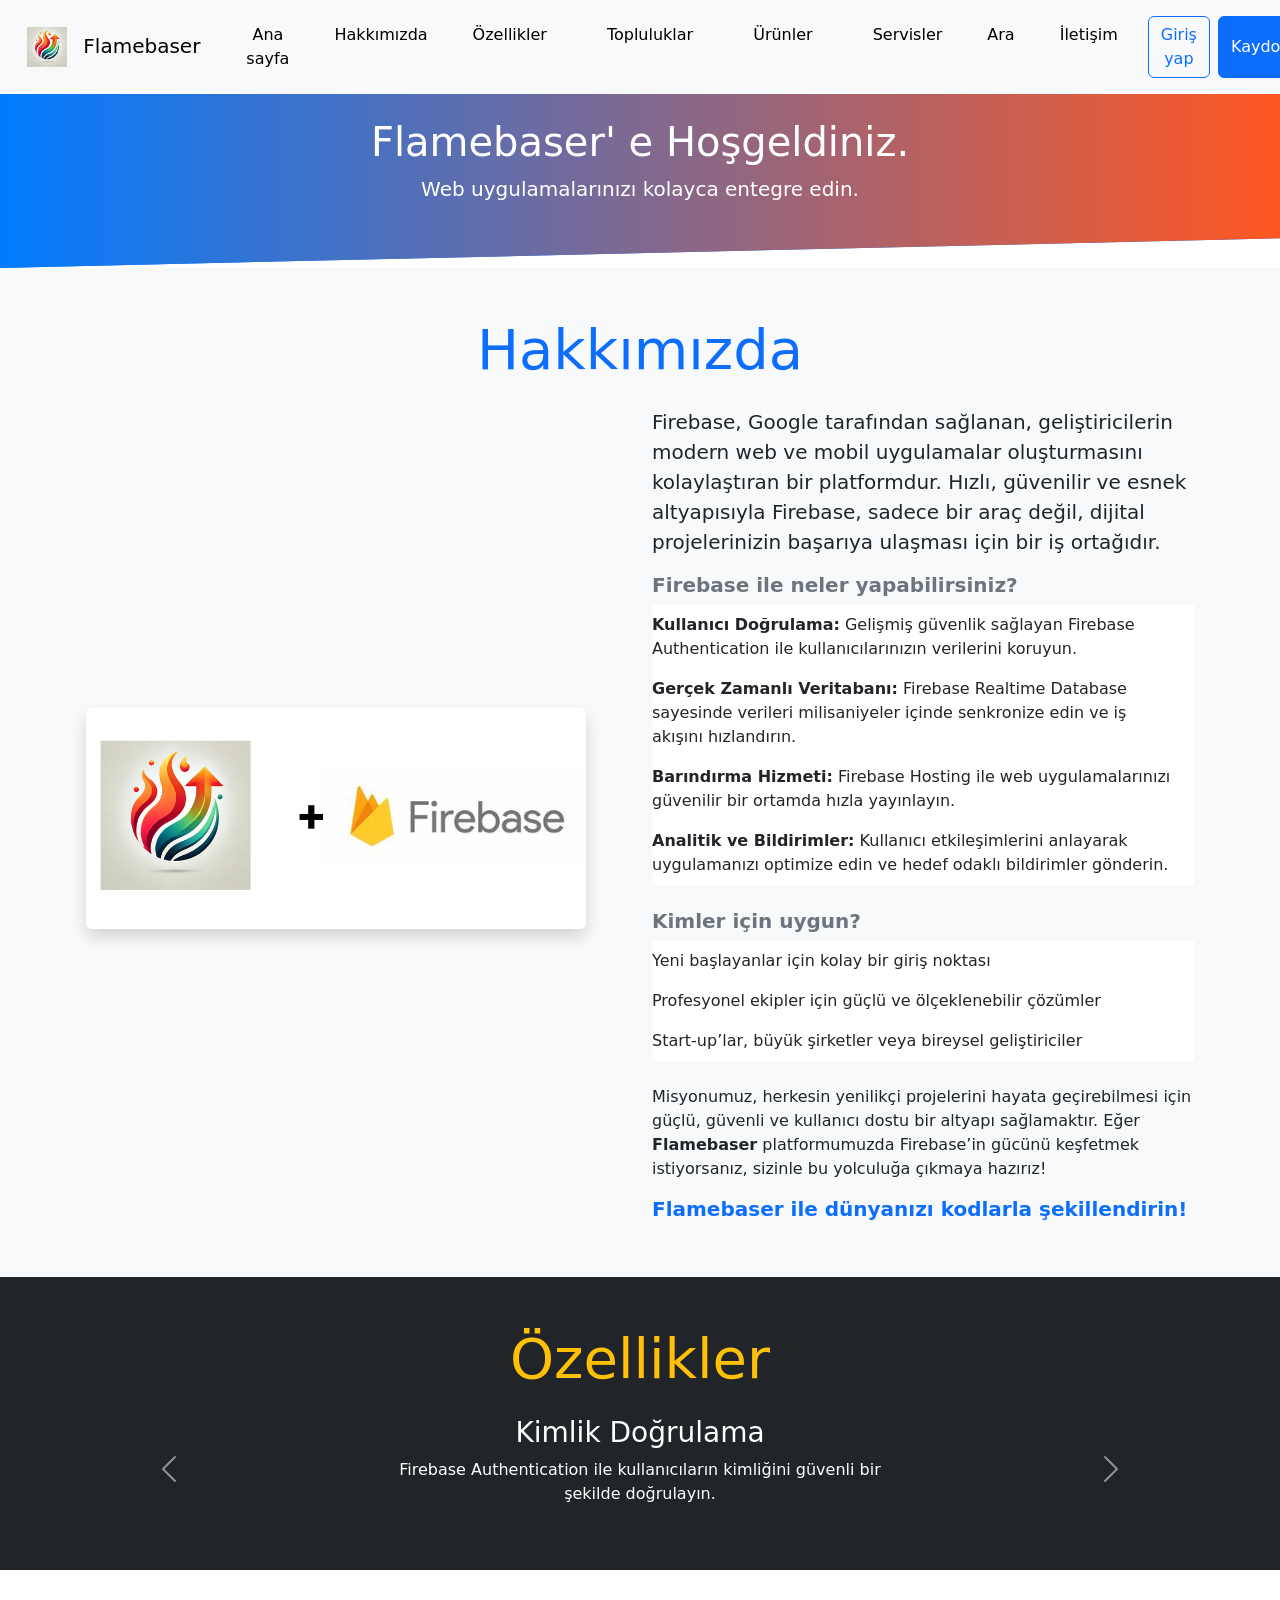
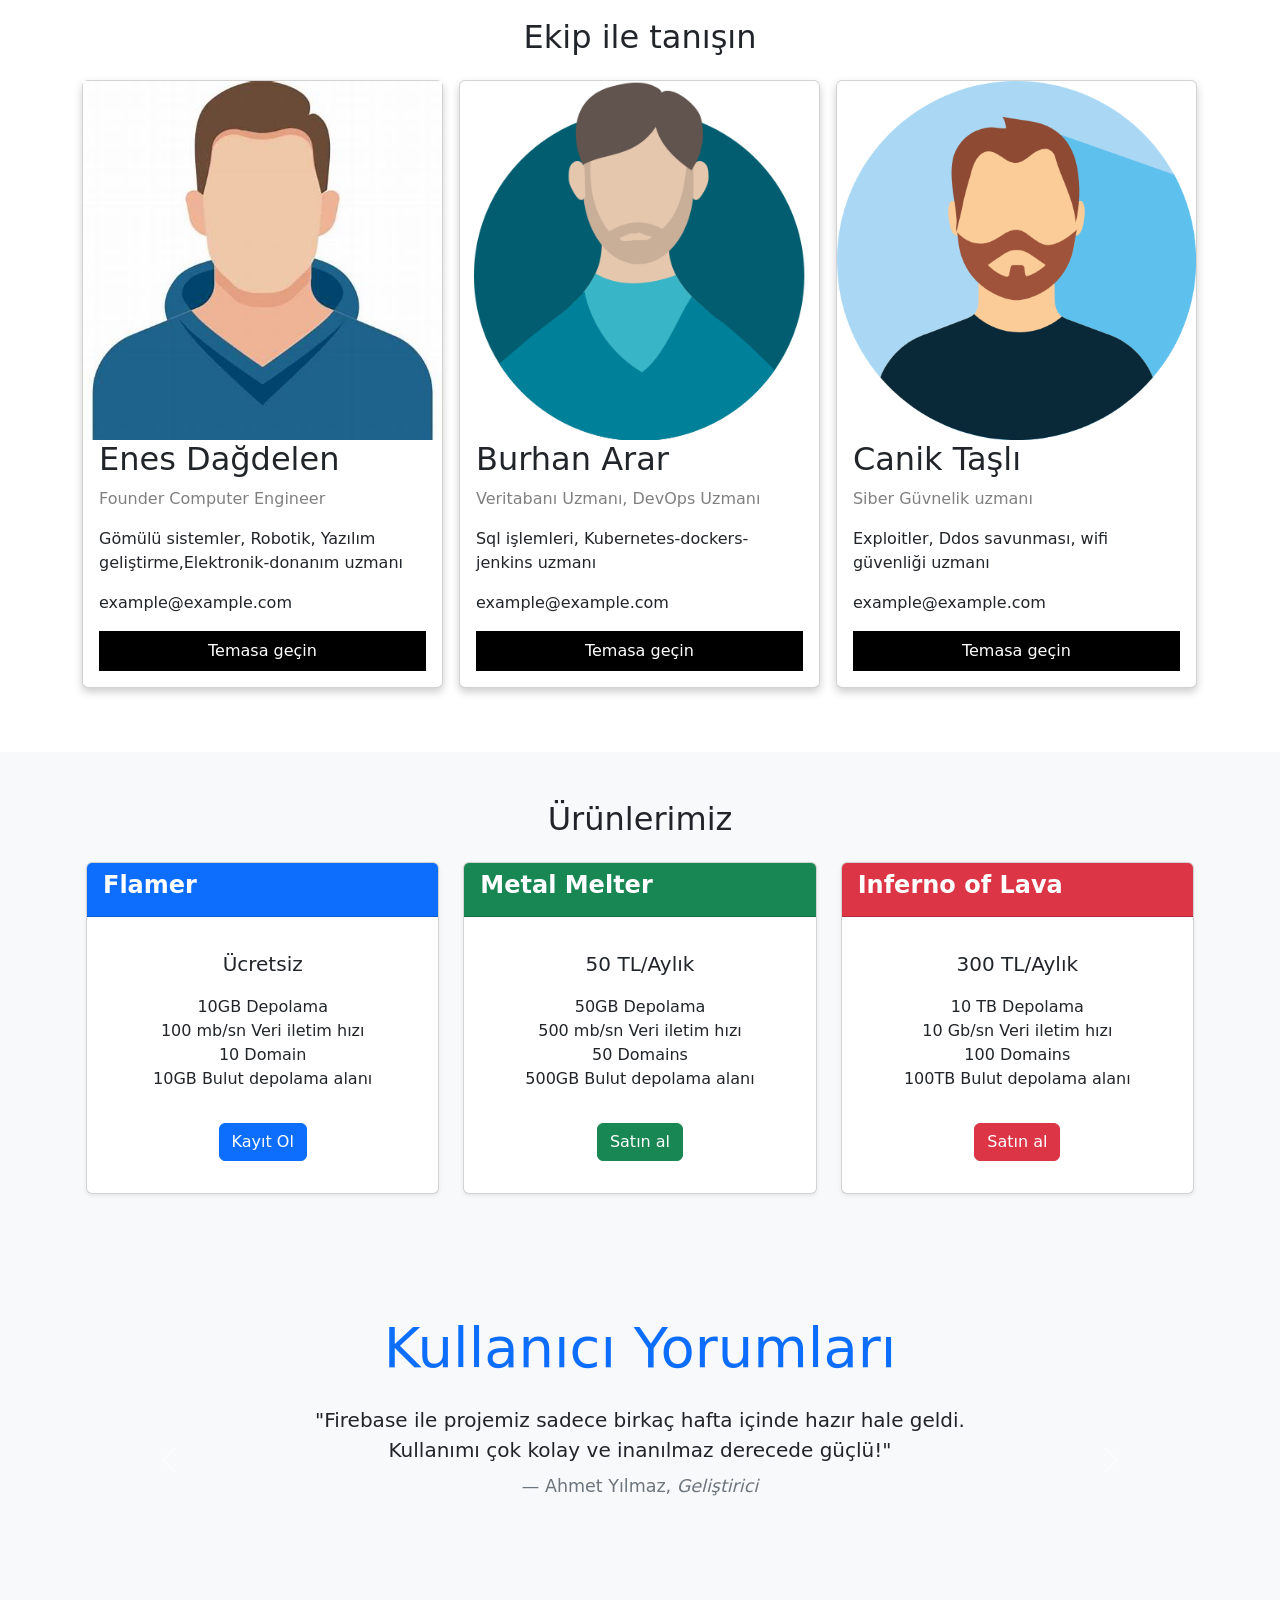
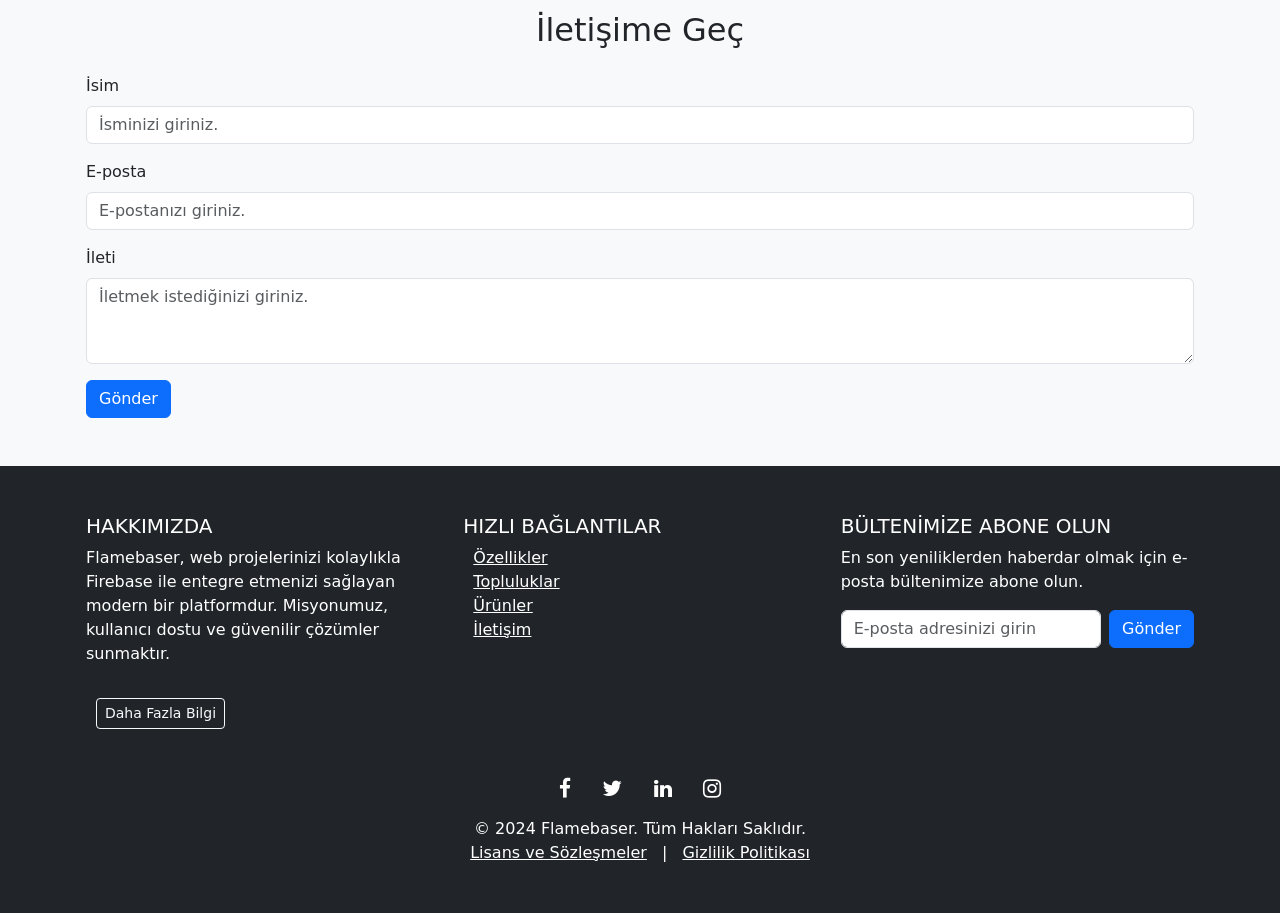
<file: flamebaser/index.html>
<!DOCTYPE html>
<html lang="tr">
<head>
    <meta charset="UTF-8">
    <meta name="viewport" content="width=device-width, initial-scale=1.0">
    <title>Flamebaser</title>
    <!-- Bootstrap CSS -->
    <link href="https://cdn.jsdelivr.net/npm/bootstrap@5.3.0/dist/css/bootstrap.min.css" rel="stylesheet">
    <link rel="stylesheet" href="https://cdnjs.cloudflare.com/ajax/libs/font-awesome/4.7.0/css/font-awesome.min.css">
    <link rel="icon" type="image/png" href="./images/Untitled design.png">
    <link rel="stylesheet" href="styles.css">
</head>

<body>    
    <nav id="navbar" class="navbar navbar-expand-lg navbar-light bg-light"> 
        <div class="container-fluid">
            <a class="navbar-brand" href="#">
                <img src="./images/Untitled design.png" alt="Logo" style="height: 40px; margin-right: 10px;">
                Flamebaser
            </a>
            <button class="navbar-toggler" type="button" data-bs-toggle="collapse" data-bs-target="#navbarNav" aria-controls="navbarNav" aria-expanded="false" aria-label="Toggle navigation">
                <span class="navbar-toggler-icon"></span>
            </button>
            <div class="collapse navbar-collapse" id="navbarNav"> 
                <ul class="navbar-nav ms-auto">
                    <li class="nav-item"><a class="nav-link active" aria-current="page" href="#">Ana sayfa</a></li>
                    <li class="nav-item"><a class="nav-link" href="#about">Hakkımızda</a></li>
                    <li class="nav-item"><a class="nav-link" href="#features">Özellikler</a></li>
                    <li class="nav-item dropdown">
                        <li class="nav-item dropdown">
                            <a class="nav-link dropdown-toggle" href="#" id="communityDropdown" role="button" data-bs-toggle="dropdown" aria-expanded="false">
                                Topluluklar
                            </a>
                            <ul class="dropdown-menu" aria-labelledby="communityDropdown">
                                <li><a class="dropdown-item" href="topluluklar/topluluk.html" target="_blank">Geliştiriciler Topluluğu</a></li>
                                <li><a class="dropdown-item" href="topluluklar/topluluk.html" target="_blank">Kullanıcı Forumları</a></li>
                                <li><a class="dropdown-item" href="topluluklar/topluluk.html" target="_blank">Firebase Meetups</a></li>
                            </ul>
                        </li>
                    <li class="nav-item dropdown">
                        <li class="nav-item dropdown">
                            <a class="nav-link dropdown-toggle" href="#" id="navbarDropdown" role="button" data-bs-toggle="dropdown" aria-expanded="false">
                                Ürünler
                            </a>
                            <ul class="dropdown-menu" aria-labelledby="navbarDropdown">
                                <li><a class="dropdown-item" href="#pricing" id="flamerLink">Flamer</a></li>
                                <li><a class="dropdown-item" href="#pricing">Melter Flamer</a></li>
                                <li><a class="dropdown-item" href="#pricing">Inferno of Lava</a></li>
                            </ul>
                        </li>
                    <li class="nav-item dropdown">
                        <li class="nav-item dropdown">
                            <a class="nav-link dropdown-toggle" href="#" id="communityDropdown" role="button" data-bs-toggle="dropdown" aria-expanded="false">
                                    Servisler
                            </a>
                            <ul class="dropdown-menu" aria-labelledby="serviceDropdown">
                                <li><a class="dropdown-item" href="servisler/service.html" target="_self">Firebase Öğreticisi</a></li>
                                <li><a class="dropdown-item" href="servisler/service.html" target="_self">Çalışma Alanı</a></li>
                                <li><a class="dropdown-item" href="servisler/service.html" target="_self">Program Kontrolcüsü</a></li>
                                <li><a class="dropdown-item" href="servisler/service.html" target="_self">İş Başvurusu</a></li>
                                <li><a class="dropdown-item" href="servisler/service.html" target="_self">Flamehaton</a></li>
                                <li><a class="dropdown-item" href="servisler/service.html" target="_self">Flamecon</a></li>
                            </ul>
                        </li>
                    <li class="nav-item"><a class="nav-link" href="javascript:void(0);" onclick="openSearch()">Ara</a></li>              
                    <li class="nav-item"><a class="nav-link" href="/index.html#contact">İletişim</a></li>
                </ul>
                                                
                <div class="d-flex">
                    <button class="btn btn-outline-primary me-2" type="button" data-bs-toggle="modal" data-bs-target="#loginModal">Giriş yap</button>
                    <div class="modal fade" id="loginModal" tabindex="-1" aria-labelledby="loginModalLabel" aria-hidden="true">
                        <div class="modal-dialog">
                            <div class="modal-content">
                                <div class="modal-header">
                                    <h2 class="modal-title w-100 text-center" id="loginModalLabel">Sosyal Medya veya Hesabınız ile Giriş Yapınız</h2>
                                    <button type="button" class="btn-close" data-bs-dismiss="modal" aria-label="Close"></button>
                                </div>
                                <div class="modal-body">
                                    <form id="loginForm" onsubmit="handleLogin(event)">
                                        <div class="row g-3">
                                            <div class="col-md-6 text-center">
                                                <p>Sosyal Medya Girişi:</p>
                                                <a href="#" class="btn btn-primary w-100 mb-2">
                                                    <i class="fa fa-facebook fa-fw"></i> Facebook
                                                </a>
                                                <a href="#" class="btn btn-info w-100 mb-2 text-white">
                                                    <i class="fa fa-twitter fa-fw"></i> Twitter
                                                </a>
                                                <a href="#" class="btn btn-danger w-100">
                                                    <i class="fa fa-google fa-fw"></i> Google+
                                                </a>
                                            </div>
                                            <div class="col-md-6">
                                                <p class="text-center">Hesap Girişi:</p>
                                                <input type="text" id="username" name="username" class="form-control mb-2" placeholder="Kullanıcı Adınızı giriniz." required>
                                                <input type="password" name="password" class="form-control mb-2" placeholder="Şifrenizi giriniz." required>
                                                <button type="submit" class="btn btn-success w-100">Giriş Yap</button>
                                            </div>
                                        </div>
                                    </form>                                    
                                </div>
                                <div class="modal-footer">
                                    <div class="d-flex justify-content-between w-100">
                                        <a href="javascript:void(0);" class="btn btn-link" onclick="document.getElementById('navbarRegisterBtn').click()">Kayıt ol</a>
                                        <a href="#" class="btn btn-link">Şifremi unuttum?</a>
                                    </div>
                                </div>
                            </div>
                        </div>
                    </div>
                    
                    <button class="btn btn-primary" type="button" onclick="document.getElementById('id01').style.display='block'" style="width:auto;">Kaydol</button>
                    <div id="id01" class="modal">
                        <div class="modal-content shadow-lg">
                            <div class="modal-header bg-primary text-white">
                                <h5 class="modal-title">Kayıt Ol</h5>
                                <span onclick="document.getElementById('id01').style.display='none'" class="btn-close text-white" style="cursor: pointer; font-size: 1.2rem;"></span>
                            </div>
                            <div class="modal-body bg-light">
                                <form id="registerForm" onsubmit="handleRegister(event)">
                                    <p class="text-muted">Hesap oluşturmak için aşağıdaki bilgileri doldurun.</p>
                                    <div class="mb-3">
                                        <label for="email" class="form-label">E-mail</label>
                                        <input type="email" class="form-control" id="email" placeholder="E-posta adresinizi girin" required>
                                    </div>
                                    <div class="mb-3">
                                        <label for="psw" class="form-label">Şifre</label>
                                        <input type="password" class="form-control" id="psw" placeholder="Şifrenizi girin" required>
                                    </div>
                                    <div class="mb-3">
                                        <label for="psw-repeat" class="form-label">Şifreyi Tekrar Et</label>
                                        <input type="password" class="form-control" id="psw-repeat" placeholder="Şifrenizi tekrar girin" required>
                                    </div>
                                    <div class="form-check mb-3">
                                        <input class="form-check-input" type="checkbox" value="" id="remember" checked>
                                        <label class="form-check-label" for="remember">Beni Hatırla</label>
                                    </div>
                                    <div class="d-flex align-items-center mb-3">
                                        <input type="radio" class="form-check-input me-2" id="terms" name="terms" value="accept" required>
                                        <a href="#terms" class="text-primary text-decoration-underline">Kullanım Şartları ve Lisans Sözleşmesini</a> okudum, kabul ediyorum.
                                    </div>
                                    <button type="submit" class="btn btn-success w-100">Kayıt Ol</button>
                                </form>
                            </div>
                            <div class="modal-footer bg-primary text-white">
                                <p class="mb-0">Hesabınız var mı? <a href="#" class="text-white text-decoration-underline">Giriş Yap</a></p>
                            </div>
                        </div>
                    </div>
                    
                </div>
            </div>
        </div>
    </nav>

    <div id="searchModal" class="search-modal">
        <div class="search-container">
            <span class="close" onclick="closeSearch()">&times;</span>
            <input type="text" class="form-control" id="searchInput" placeholder="Aramak istediğiniz şey...">
            <button class="btn btn-primary mt-2" onclick="openSearchPopup()">Ara</button>
        </div>
    </div>

    <div id="searchPopup" class="modal" style="display:none;">
        <div class="modal-dialog">
            <div class="modal-content">
                <div class="modal-header">
                    <h5 class="modal-title">Arama Sonuçları</h5>
                </div>
                <div class="modal-body">
                    <p>Arama sonucu bulunamadı veya sonuçlar burada listelenecek.</p>
                </div>
                <div class="modal-footer">
                    <button type="button" class="btn btn-secondary" onclick="closeSearchPopup()">Kapat</button>
                </div>
            </div>
        </div>
    </div>

    <header class="bg-primary text-white text-center py-5">
        <div class="container">
            <h1>Flamebaser' e Hoşgeldiniz.</h1>
            <p class="lead">Web uygulamalarınızı kolayca entegre edin.</p>
        </div>
    </header>

    <section id="about" class="py-5 bg-light">
        <div class="container">
            <h2 class="text-center mb-4 display-4 text-primary">Hakkımızda</h2>
            <div class="row align-items-center">
                <div class="col-md-6">
                    <img src="./images/+.png" alt="Firebase Illustration" class="img-fluid rounded shadow">
                </div>
                <div class="col-md-6">
                    <p class="lead">Firebase, <strong>Google</strong> tarafından sağlanan, geliştiricilerin modern web ve mobil uygulamalar oluşturmasını kolaylaştıran bir platformdur. <strong>Hızlı</strong>, <strong>güvenilir</strong> ve <strong>esnek</strong> altyapısıyla Firebase, sadece bir araç değil, dijital projelerinizin başarıya ulaşması için bir iş ortağıdır.</p>
                    <h5 class="text-secondary"><strong>Firebase ile neler yapabilirsiniz?</strong></h5>
                    <ul class="list-group list-group-flush mb-4">
                        <li class="list-group-item border-0 ps-0"><strong>Kullanıcı Doğrulama:</strong> Gelişmiş güvenlik sağlayan Firebase Authentication ile kullanıcılarınızın verilerini koruyun.</li>
                        <li class="list-group-item border-0 ps-0"><strong>Gerçek Zamanlı Veritabanı:</strong> Firebase Realtime Database sayesinde verileri milisaniyeler içinde senkronize edin ve iş akışını hızlandırın.</li>
                        <li class="list-group-item border-0 ps-0"><strong>Barındırma Hizmeti:</strong> Firebase Hosting ile web uygulamalarınızı güvenilir bir ortamda hızla yayınlayın.</li>
                        <li class="list-group-item border-0 ps-0"><strong>Analitik ve Bildirimler:</strong> Kullanıcı etkileşimlerini anlayarak uygulamanızı optimize edin ve hedef odaklı bildirimler gönderin.</li>
                    </ul>
                    <h5 class="text-secondary"><strong>Kimler için uygun?</strong></h5>
                    <ul class="list-group list-group-flush">
                        <li class="list-group-item border-0 ps-0">Yeni başlayanlar için kolay bir giriş noktası</li>
                        <li class="list-group-item border-0 ps-0">Profesyonel ekipler için güçlü ve ölçeklenebilir çözümler</li>
                        <li class="list-group-item border-0 ps-0">Start-up’lar, büyük şirketler veya bireysel geliştiriciler</li>
                    </ul>
                    <p class="mt-4">Misyonumuz, herkesin yenilikçi projelerini hayata geçirebilmesi için güçlü, güvenli ve kullanıcı dostu bir altyapı sağlamaktır. Eğer <strong>Flamebaser</strong> platformumuzda Firebase’in gücünü keşfetmek istiyorsanız, sizinle bu yolculuğa çıkmaya hazırız!</p>
                    <p class="h5 text-primary"><strong>Flamebaser ile dünyanızı kodlarla şekillendirin!</strong></p>
                </div>
            </div>
        </div>
    </section>

    <section id="features" class="py-5 bg-dark text-white">
        <div class="container">
            <h2 class="text-center mb-4 display-4 text-warning">Özellikler</h2>
            <div id="featuresCarousel" class="carousel slide" data-bs-ride="carousel">
                <div class="carousel-inner">
                    <div class="carousel-item active">
                        <div class="row justify-content-center">
                            <div class="col-md-6 text-center">
                                <h3>Kimlik Doğrulama</h3>
                                <p>Firebase Authentication ile kullanıcıların kimliğini güvenli bir şekilde doğrulayın.</p>
                            </div>
                        </div>
                    </div>
                    <div class="carousel-item">
                        <div class="row justify-content-center">
                            <div class="col-md-6 text-center">
                                <h3>Gerçek Zamanlı Veritabanı</h3>
                                <p>Firebase ile gerçek zamanlı veritabanı ile verileri gerçek zamanlı olarak depolayın ve senkronize edin.</p>
                            </div>
                        </div>
                    </div>
                    <div class="carousel-item">
                        <div class="row justify-content-center">
                            <div class="col-md-6 text-center">
                                <h3>Hosting</h3>
                                <p>Firebase Hosting ile web uygulamalarını hızlı bir şekilde dağıtın.</p>
                            </div>
                        </div>
                    </div>
                    <div class="carousel-item">
                        <div class="row justify-content-center">
                            <div class="col-md-6 text-center">
                                <h3>Bulut Depolaması</h3>
                                <p>Firebase Bulut Depolama ile büyük dosyaları kolayca depolayın.</p>
                            </div>
                        </div>
                    </div>
                    <div class="carousel-item">
                        <div class="row justify-content-center">
                            <div class="col-md-6 text-center">
                                <h3>Bulut Fonksiyonları</h3>
                                <p>Firebase özellikleri ve HTTPS istekleri tarafından tetiklenen olaylara yanıt olarak arka uç kodunu çalıştırın.</p>
                            </div>
                        </div>
                    </div>
                    <div class="carousel-item">
                        <div class="row justify-content-center">
                            <div class="col-md-6 text-center">
                                <h3>Özel Çalışma Alanı</h3>
                                <p>Flamebaser'da kendinizi denemek için özel çalışma alanlarını kullanabilirsiniz.</p>
                            </div>
                        </div>
                    </div>
                </div>
                <button class="carousel-control-prev" type="button" data-bs-target="#featuresCarousel" data-bs-slide="prev">
                    <span class="carousel-control-prev-icon" aria-hidden="true"></span>
                    <span class="visually-hidden">Önceki</span>
                </button>
                <button class="carousel-control-next" type="button" data-bs-target="#featuresCarousel" data-bs-slide="next">
                    <span class="carousel-control-next-icon" aria-hidden="true"></span>
                    <span class="visually-hidden">Sonraki</span>
                </button>
            </div>
        </div>
    </section>
    
    <section id="team" class="py-5">
        <div class="container">
            <h2 class="text-center mb-4">Ekip ile tanışın</h2>
            <div class="row">
                <div class="column">
                    <div class="card">
                        <img src="./images/avatar1.jpg" alt="Jane" style="width:100%">
                        <div class="container">
                            <h2>Enes Dağdelen</h2>
                            <p class="title">Founder Computer Engineer</p>
                            <p>Gömülü sistemler, Robotik, Yazılım geliştirme,Elektronik-donanım uzmanı</p>
                            <p>example@example.com</p>
                            <p><button class="button">Temasa geçin</button></p>
                        </div>
                    </div>
                </div>

                <div class="column">
                    <div class="card">
                        <img src="./images/avatar2.png" alt="Mike" style="width:100%">
                        <div class="container">
                            <h2>Burhan Arar</h2>
                            <p class="title">Veritabanı Uzmanı, DevOps Uzmanı</p>
                            <p>Sql işlemleri, Kubernetes-dockers-jenkins uzmanı</p>
                            <p>example@example.com</p>
                            <p><button class="button">Temasa geçin</button></p>
                        </div>
                    </div>
                </div>
                
                <div class="column">
                    <div class="card">
                        <img src="./images/avatar3.png" alt="John" style="width:100%">
                        <div class="container">
                            <h2>Canik Taşlı</h2>
                            <p class="title">Siber Güvnelik uzmanı</p>
                            <p>Exploitler, Ddos savunması, wifi güvenliği uzmanı</p>
                            <p>example@example.com</p>
                            <p><button class="button">Temasa geçin</button></p>
                        </div>
                    </div>
                </div>
            </div>
        </div>
    </section>

    <section id="pricing" class="py-5 bg-light">
        <div class="container">
            <h2 class="text-center mb-4">Ürünlerimiz</h2>
            <div class="row">
                <div class="col-md-4 mb-4">
                    <div class="card shadow-sm">
                        <div class="card-header bg-primary text-white">
                            <h5 class="card-title">Flamer</h5>
                        </div>
                        <div class="card-body text-center">
                            <p class="lead">Ücretsiz</p>
                            <ul class="list-unstyled">
                                <li>10GB Depolama</li>
                                <li>100 mb/sn Veri iletim hızı</li>
                                <li>10 Domain</li>
                                <li>10GB Bulut depolama alanı</li>
                            </ul>
                            <a href="#" class="btn btn-primary">Kayıt Ol</a>
                        </div>
                    </div>
                </div>
    
                <div class="col-md-4 mb-4">
                    <div class="card shadow-sm">
                        <div class="card-header bg-success text-white">
                            <h5 class="card-title">Metal Melter</h5>
                        </div>
                        <div class="card-body text-center">
                            <p class="lead">50 TL/Aylık</p>
                            <ul class="list-unstyled">
                                <li>50GB Depolama</li>
                                <li>500 mb/sn Veri iletim hızı </li>
                                <li>50 Domains</li>
                                <li>500GB Bulut depolama alanı</li>
                            </ul>
                            <a href="#" class="btn btn-success">Satın al</a>
                        </div>
                    </div>
                </div>
    
                <div class="col-md-4 mb-4">
                    <div class="card shadow-sm">
                        <div class="card-header bg-danger text-white">
                            <h5 class="card-title">Inferno of Lava </h5>
                        </div>
                        <div class="card-body text-center">
                            <p class="lead">300 TL/Aylık</p>
                            <ul class="list-unstyled">
                                <li>10 TB Depolama</li>
                                <li>10 Gb/sn Veri iletim hızı</li>
                                <li>100 Domains</li>
                                <li>100TB Bulut depolama alanı</li>
                            </ul>
                            <a href="#" class="btn btn-danger">Satın al</a>
                        </div>
                    </div>
                </div>
            </div>
        </div>
    </section>

    <section id="testimonials" class="py-5 bg-light">
        <div class="container">
            <h2 class="text-center mb-4 display-4 text-primary">Kullanıcı Yorumları</h2>
            <div id="testimonialsCarousel" class="carousel slide" data-bs-ride="carousel">
                <div class="carousel-inner">
                    <div class="carousel-item active">
                        <div class="row justify-content-center">
                            <div class="col-md-8 text-center">
                                <blockquote class="blockquote">
                                    <p class="mb-4">"Firebase ile projemiz sadece birkaç hafta içinde hazır hale geldi. Kullanımı çok kolay ve inanılmaz derecede güçlü!"</p>
                                    <footer class="blockquote-footer">Ahmet Yılmaz, <cite title="Source Title">Geliştirici</cite></footer>
                                </blockquote>
                            </div>
                        </div>
                    </div>
                    <div class="carousel-item">
                        <div class="row justify-content-center">
                            <div class="col-md-8 text-center">
                                <blockquote class="blockquote">
                                    <p class="mb-4">"Firebase’in Realtime Database özelliği, iş süreçlerimizi daha verimli hale getirdi. Harika bir çözüm!"</p>
                                    <footer class="blockquote-footer">Elif Kaya, <cite title="Source Title">Ürün Müdürü</cite></footer>
                                </blockquote>
                            </div>
                        </div>
                    </div>
                    <div class="carousel-item">
                        <div class="row justify-content-center">
                            <div class="col-md-8 text-center">
                                <blockquote class="blockquote">
                                    <p class="mb-4">"Barındırma hizmetleri, hızlı ve güvenilir. Firebase ekibi harika bir iş çıkarmış!"</p>
                                    <footer class="blockquote-footer">Murat Demir, <cite title="Source Title">Teknik Lider</cite></footer>
                                </blockquote>
                            </div>
                        </div>
                    </div>
                </div>
                <button class="carousel-control-prev" type="button" data-bs-target="#testimonialsCarousel" data-bs-slide="prev">
                    <span class="carousel-control-prev-icon" aria-hidden="true"></span>
                    <span class="visually-hidden">Previous</span>
                </button>
                <button class="carousel-control-next" type="button" data-bs-target="#testimonialsCarousel" data-bs-slide="next">
                    <span class="carousel-control-next-icon" aria-hidden="true"></span>
                    <span class="visually-hidden">Next</span>
                </button>
            </div>
        </div>
    </section>
    
    <section id="contact" class="py-5 bg-light">
        <div class="container">
            <h2 class="text-center mb-4">İletişime Geç</h2>
            <form>
                <div class="mb-3">
                    <label for="name" class="form-label">İsim</label>
                    <input type="text" class="form-control" id="name" placeholder="İsminizi giriniz.">
                </div>
                <div class="mb-3">
                    <label for="email" class="form-label">E-posta</label>
                    <input type="email" class="form-control" id="email" placeholder="E-postanızı giriniz.">
                </div>
                <div class="mb-3">
                    <label for="message" class="form-label">İleti</label>
                    <textarea class="form-control" id="message" rows="3" placeholder="İletmek istediğinizi giriniz."></textarea>
                </div>
                <button type="submit" class="btn btn-primary">Gönder</button>
            </form>
        </div>
    </section>

    <footer class="bg-dark text-white py-5">
        <div class="container">
            <div class="row">
                <div class="col-md-4 mb-4">
                    <h5 class="text-uppercase">Hakkımızda</h5>
                    <p>Flamebaser, web projelerinizi kolaylıkla Firebase ile entegre etmenizi sağlayan modern bir platformdur. Misyonumuz, kullanıcı dostu ve güvenilir çözümler sunmaktır.</p>
                    <a href="#about" class="btn btn-outline-light btn-sm mt-3">Daha Fazla Bilgi</a>
                </div>
                <div class="col-md-4 mb-4">
                    <h5 class="text-uppercase">Hızlı Bağlantılar</h5>
                    <ul class="list-unstyled">
                        <li><a href="#features" class="text-white">Özellikler</a></li>
                        <li><a href="#community" class="text-white">Topluluklar</a></li>
                        <li><a href="#pricing" class="text-white">Ürünler</a></li>
                        <li><a href="#contact" class="text-white">İletişim</a></li>
                    </ul>
                </div>
                <div class="col-md-4 mb-4">
                    <h5 class="text-uppercase">Bültenimize Abone Olun</h5>
                    <p>En son yeniliklerden haberdar olmak için e-posta bültenimize abone olun.</p>
                    <form class="d-flex">
                        <input type="email" class="form-control me-2" placeholder="E-posta adresinizi girin" required>
                        <button type="submit" class="btn btn-primary">Gönder</button>
                    </form>
                </div>
            </div>
            <div class="text-center mt-4">
                <a href="#" class="me-3 text-white"><i class="fa fa-facebook fa-lg"></i></a>
                <a href="#" class="me-3 text-white"><i class="fa fa-twitter fa-lg"></i></a>
                <a href="https://www.linkedin.com/in/enes-da%C4%9Fdelen-27204a2a4?utm_source=share&utm_campaign=share_via&utm_content=profile&utm_medium=android_app" class="me-3 text-white"><i class="fa fa-linkedin fa-lg"></i></a>
                <a href="#" class="text-white"><i class="fa fa-instagram fa-lg"></i></a>
            </div>
            <div class="text-center mt-3">
                <p class="mb-0">&copy; 2024 Flamebaser. Tüm Hakları Saklıdır.</p>
                <p class="mb-0"><a href="#terms" class="text-white">Lisans ve Sözleşmeler</a> | <a href="#privacy" class="text-white">Gizlilik Politikası</a></p>
            </div>
        </div>
    </footer>
    
    <!-- Bootstrap Bundle with Popper -->
    <script src="script.js"></script>
    <script src="https://cdn.jsdelivr.net/npm/bootstrap@5.3.0/dist/js/bootstrap.bundle.min.js"></script>

</body>
</html>
</file>
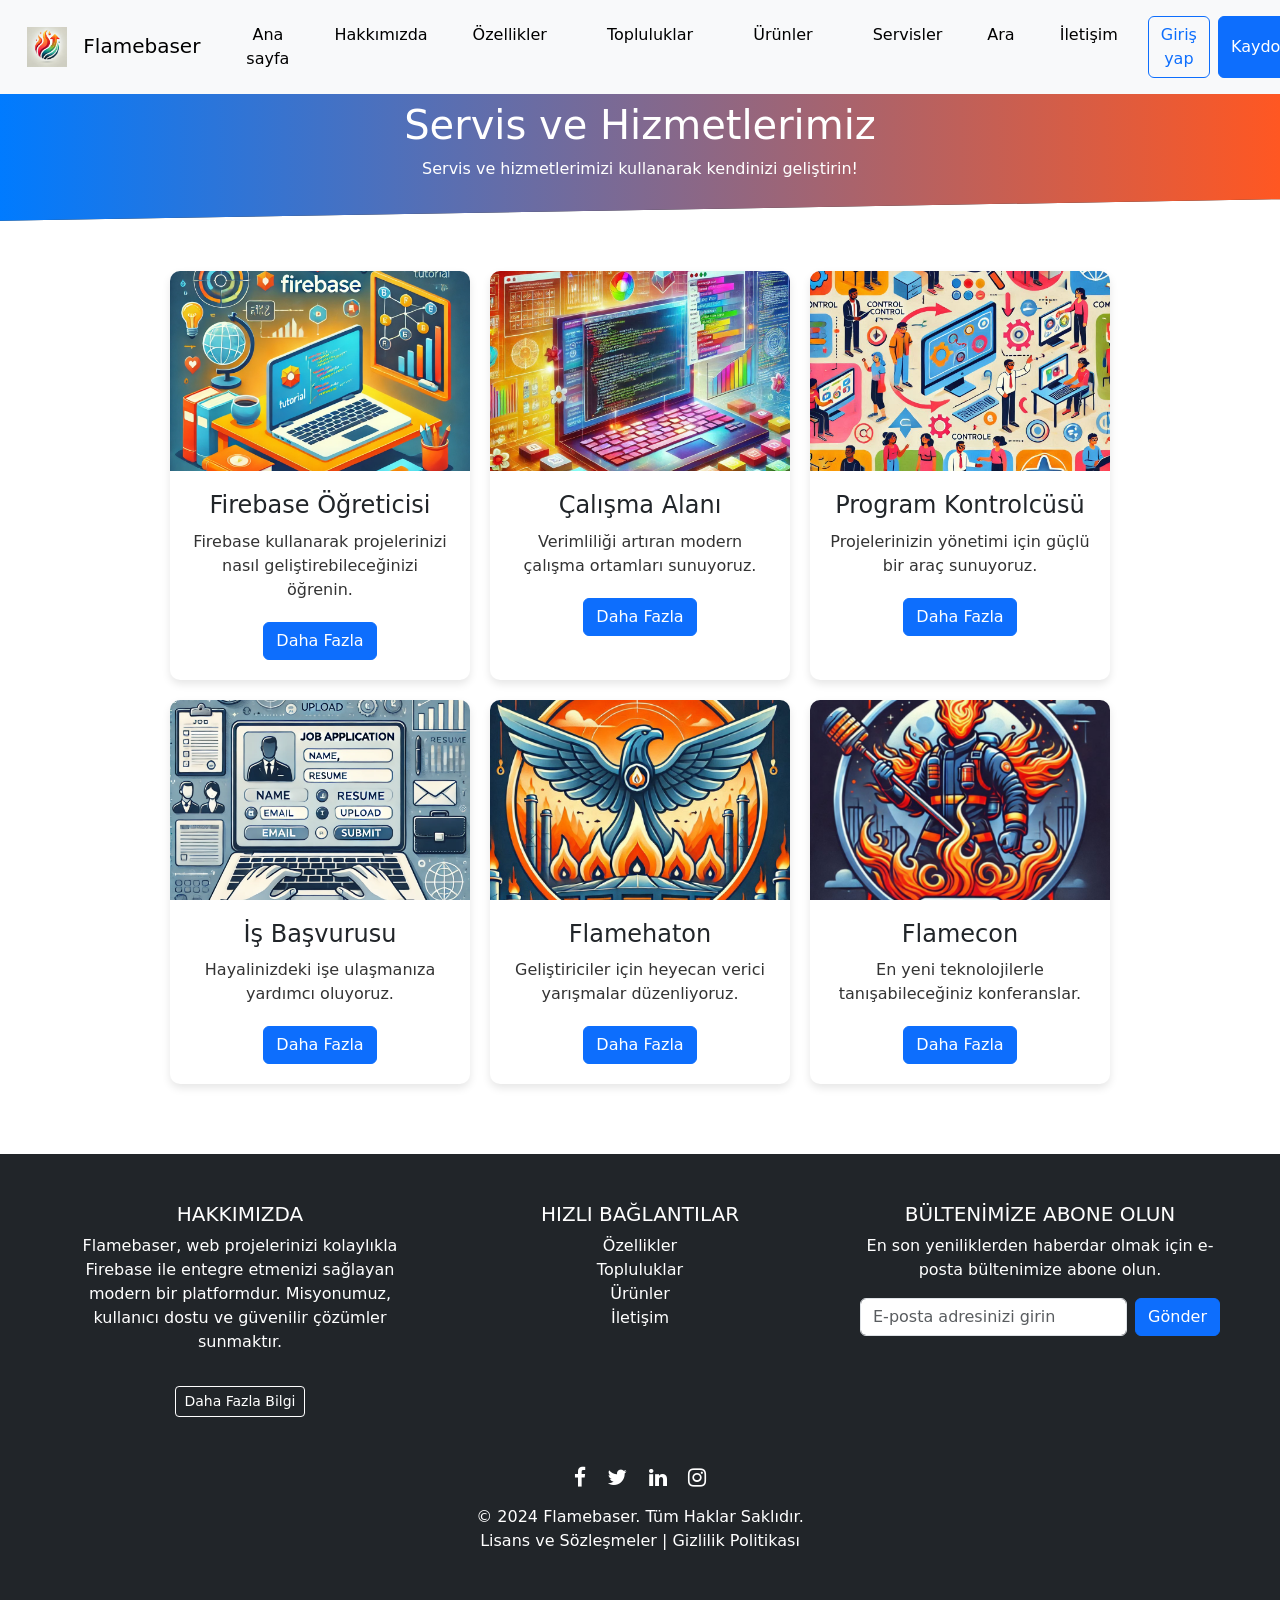
<file: flamebaser/servisler/service.html>
<!DOCTYPE html>
<html lang="tr">
<head>
    <meta charset="UTF-8">
    <meta name="viewport" content="width=device-width, initial-scale=1.0, minimum-scale=1.0">
    <title>Servis ve Hizmet</title>
    <link rel="stylesheet" href="./service_style.css"> 
    <link href="https://cdn.jsdelivr.net/npm/bootstrap@5.3.0/dist/css/bootstrap.min.css" rel="stylesheet">
    <link rel="stylesheet" href="https://cdnjs.cloudflare.com/ajax/libs/font-awesome/4.7.0/css/font-awesome.min.css">
    <link rel="icon" type="image/icon" href="../images/Untitled design.png">
</head>
<body>
    
    <nav id="navbar" class="navbar navbar-expand-lg navbar-light bg-light">
        <div class="container-fluid">
            <a class="navbar-brand" href="#">
                <img src="../images/Untitled design.png" alt="Logo" style="height: 40px; margin-right: 10px;">
                Flamebaser
            </a>
            <button class="navbar-toggler" type="button" data-bs-toggle="collapse" data-bs-target="#navbarNav" aria-controls="navbarNav" aria-expanded="false" aria-label="Toggle navigation">
                <span class="navbar-toggler-icon"></span>
            </button>
            <div class="collapse navbar-collapse" id="navbarNav"> 
                <ul class="navbar-nav ms-auto">
                    <li class="nav-item"><a class="nav-link active" aria-current="page" href="../index.html">Ana sayfa</a></li>
                    <li class="nav-item"><a class="nav-link" href="../index.html#about">Hakkımızda</a></li>
                    <li class="nav-item"><a class="nav-link" href="../index.html#features">Özellikler</a></li>
                    <li class="nav-item dropdown">
                        <li class="nav-item dropdown">
                            <a class="nav-link dropdown-toggle" href="../index.html#community" id="communityDropdown" role="button" data-bs-toggle="dropdown" aria-expanded="false">
                                Topluluklar
                            </a>
                            <ul class="dropdown-menu" aria-labelledby="communityDropdown">
                                <li><a class="dropdown-item" href="../topluluklar/topluluk.html" target="_blank">Geliştiriciler Topluluğu</a></li>
                                <li><a class="dropdown-item" href="../topluluklar/topluluk.html" target="_blank">Kullanıcı Forumları</a></li>
                                <li><a class="dropdown-item" href="../topluluklar/topluluk.html" target="_blank">Firebase Meetups</a></li>
                            </ul>
                        </li>
                    <li class="nav-item dropdown">
                        <li class="nav-item dropdown">
                            <a class="nav-link dropdown-toggle" href="#" id="navbarDropdown" role="button" data-bs-toggle="dropdown" aria-expanded="false">
                                Ürünler
                            </a>
                            <ul class="dropdown-menu" aria-labelledby="navbarDropdown">
                                <li><a class="dropdown-item" href="../index.html#pricing" id="flamerLink">Flamer</a></li>
                                <li><a class="dropdown-item" href="../index.html#pricing">Melter Flamer</a></li>
                                <li><a class="dropdown-item" href="../index.html#pricing">Inferno of Lava</a></li>
                            </ul>
                        </li>
                    <li class="nav-item dropdown">
                        <li class="nav-item dropdown">
                            <a class="nav-link dropdown-toggle" href="#" id="communityDropdown" role="button" data-bs-toggle="dropdown" aria-expanded="false">
                                    Servisler
                            </a>
                            <ul class="dropdown-menu" aria-labelledby="serviceDropdown">
                                <li><a class="dropdown-item" href="./servisler/service.html" target="_self">Firebase Öğreticisi</a></li>
                                <li><a class="dropdown-item" href="/servisler/service.html" target="_self">Çalışma Alanı</a></li>
                                <li><a class="dropdown-item" href="/servisler/service.html" target="_self">Program Kontrolcüsü</a></li>
                                <li><a class="dropdown-item" href="/servisler/service.html" target="_self">İş Başvurusu</a></li>
                                <li><a class="dropdown-item" href="/servisler/service.html" target="_self">Flamehaton</a></li>
                                <li><a class="dropdown-item" href="/servisler/service.html" target="_self">Flamecon</a></li>
                            </ul>
                        </li>
                    <li class="nav-item"><a class="nav-link" href="javascript:void(0);" onclick="openSearch()">Ara</a></li>              
                    <li class="nav-item"><a class="nav-link" href="../index.html#contact">İletişim</a></li>
                </ul>
                                                
                <div class="d-flex">
                    <button class="btn btn-outline-primary me-2" type="button" data-bs-toggle="modal" data-bs-target="#loginModal">Giriş yap</button>
                    <div class="modal fade" id="loginModal" tabindex="-1" aria-labelledby="loginModalLabel" aria-hidden="true">
                        <div class="modal-dialog">
                            <div class="modal-content">
                                <div class="modal-header">
                                    <h2 class="modal-title w-100 text-center" id="loginModalLabel">Sosyal Medya veya Hesabınız ile Giriş Yapınız</h2>
                                    <button type="button" class="btn-close" data-bs-dismiss="modal" aria-label="Close"></button>
                                </div>
                                <div class="modal-body">
                                    <form id="loginForm" onsubmit="handleLogin(event)">
                                        <div class="row g-3">
                                            <div class="col-md-6 text-center">
                                                <p>Sosyal Medya Girişi:</p>
                                                <a href="#" class="btn btn-primary w-100 mb-2">
                                                    <i class="fa fa-facebook fa-fw"></i> Facebook
                                                </a>
                                                <a href="#" class="btn btn-info w-100 mb-2 text-white">
                                                    <i class="fa fa-twitter fa-fw"></i> Twitter
                                                </a>
                                                <a href="#" class="btn btn-danger w-100">
                                                    <i class="fa fa-google fa-fw"></i> Google+
                                                </a>
                                            </div>
                                            <div class="col-md-6">
                                                <p class="text-center">Hesap Girişi:</p>
                                                <input type="text" id="username" name="username" class="form-control mb-2" placeholder="Kullanıcı Adınızı giriniz." required>
                                                <input type="password" name="password" class="form-control mb-2" placeholder="Şifrenizi giriniz." required>
                                                <button type="submit" class="btn btn-success w-100">Giriş Yap</button>
                                            </div>
                                        </div>
                                    </form>                                    
                                </div>
                                <div class="modal-footer">
                                    <div class="d-flex justify-content-between w-100">
                                        <a href="javascript:void(0);" class="btn btn-link" onclick="document.getElementById('navbarRegisterBtn').click()">Kayıt ol</a>
                                        <a href="#" class="btn btn-link">Şifremi unuttum?</a>
                                    </div>
                                </div>
                            </div>
                        </div>
                    </div>
                    
                    <button class="btn btn-primary" type="button" onclick="document.getElementById('id01').style.display='block'" style="width:auto;">Kaydol</button>
                    <div id="id01" class="modal">
                        <div class="modal-content shadow-lg">
                            <div class="modal-header bg-primary text-white">
                                <h5 class="modal-title">Kayıt Ol</h5>
                                <span onclick="document.getElementById('id01').style.display='none'" class="btn-close text-white" style="cursor: pointer; font-size: 1.2rem;"></span>
                            </div>
                            <div class="modal-body bg-light">
                                <form id="registerForm" onsubmit="handleRegister(event)">
                                    <p class="text-muted">Hesap oluşturmak için aşağıdaki bilgileri doldurun.</p>
                                    <div class="mb-3">
                                        <label for="email" class="form-label">E-mail</label>
                                        <input type="email" class="form-control" id="email" placeholder="E-posta adresinizi girin" required>
                                    </div>
                                    <div class="mb-3">
                                        <label for="psw" class="form-label">Şifre</label>
                                        <input type="password" class="form-control" id="psw" placeholder="Şifrenizi girin" required>
                                    </div>
                                    <div class="mb-3">
                                        <label for="psw-repeat" class="form-label">Şifreyi Tekrar Et</label>
                                        <input type="password" class="form-control" id="psw-repeat" placeholder="Şifrenizi tekrar girin" required>
                                    </div>
                                    <div class="form-check mb-3">
                                        <input class="form-check-input" type="checkbox" value="" id="remember" checked>
                                        <label class="form-check-label" for="remember">Beni Hatırla</label>
                                    </div>
                                    <div class="d-flex align-items-center mb-3">
                                        <input type="radio" class="form-check-input me-2" id="terms" name="terms" value="accept" required>
                                        <a href="#terms" class="text-primary text-decoration-underline">Kullanım Şartları ve Lisans Sözleşmesini</a> okudum, kabul ediyorum.
                                    </div>
                                    <button type="submit" class="btn btn-success w-100">Kayıt Ol</button>
                                </form>
                            </div>
                            <div class="modal-footer bg-primary text-white">
                                <p class="mb-0">Hesabınız var mı? <a href="#" class="text-white text-decoration-underline">Giriş Yap</a></p>
                            </div>
                        </div>
                    </div>          
                </div>
            </div>
        </div>
    </nav>

    <div id="searchModal" class="search-modal">
        <div class="search-container">
            <span class="close" onclick="closeSearch()">&times;</span>
            <input type="text" class="form-control" id="searchInput" placeholder="Aramak istediğiniz şey...">
            <button class="btn btn-primary mt-2" onclick="openSearchPopup()">Ara</button>
        </div>
    </div>

    <div id="searchPopup" class="modal" style="display:none;">
        <div class="modal-dialog">
            <div class="modal-content">
                <div class="modal-header">
                    <h5 class="modal-title">Arama Sonuçları</h5>
                </div>
                <div class="modal-body">
                    <p>Arama sonucu bulunamadı veya sonuçlar burada listelenecek.</p>
                </div>
                <div class="modal-footer">
                    <button type="button" class="btn btn-secondary" onclick="closeSearchPopup()">Kapat</button>
                </div>
            </div>
        </div>
    </div>

    <div class="modal fade" id="loginModal" tabindex="-1" aria-labelledby="loginModalLabel" aria-hidden="true">
        <div class="modal-dialog">
            <div class="modal-content">
                <div class="modal-header">
                    <h5 class="modal-title" id="loginModalLabel">Giriş Başarılı</h5>
                    <button type="button" class="btn-close" data-bs-dismiss="modal" aria-label="Close"></button>
                </div>
                <div class="modal-body modal-custom">
                    <p>Hoş geldiniz, <span id="userWelcome"></span>!</p>
                </div>
                <div class="modal-footer">
                    <button type="button" class="btn btn-success" data-bs-dismiss="modal">Tamam</button>
                </div>
            </div>
        </div>
    </div>

    <header class="bg-dark text-white text-center py-4" style="margin-top: 6%">
        <h1>Servis ve Hizmetlerimiz</h1>
        <p>Servis ve hizmetlerimizi kullanarak kendinizi geliştirin!</p>
    </header>

    <main class="service-section">
        <div class="service-card">
            <img src="../images/tutorial.png" alt="Firebase Öğreticisi">
            <div class="card-body">
                <h5>Firebase Öğreticisi</h5>
                <p>Firebase kullanarak projelerinizi nasıl geliştirebileceğinizi öğrenin.</p>
                <a href="../services/service.html" class="btn btn-primary">Daha Fazla</a>
            </div>
        </div>
    
        <div class="service-card">
            <img src="../images/ide.png" alt="Çalışma Alanı">
            <div class="card-body">
                <h5>Çalışma Alanı</h5>
                <p>Verimliliği artıran modern çalışma ortamları sunuyoruz.</p>
                <a href="../servisler/service.html" class="btn btn-primary">Daha Fazla</a>
            </div>
        </div>
    
        <div class="service-card">
            <img src="../images/control.png" alt="Program Kontrolcüsü">
            <div class="card-body">
                <h5>Program Kontrolcüsü</h5>
                <p>Projelerinizin yönetimi için güçlü bir araç sunuyoruz.</p>
                <a href="./services/service.html" class="btn btn-primary">Daha Fazla</a>
            </div>
        </div>
    
        <div class="service-card">
            <img src="../images/work.png" alt="İş Başvurusu">
            <div class="card-body">
                <h5>İş Başvurusu</h5>
                <p>Hayalinizdeki işe ulaşmanıza yardımcı oluyoruz.</p>
                <a href="./services/service.html" class="btn btn-primary">Daha Fazla</a>
            </div>
        </div>
    
        <div class="service-card">
            <img src="../images/Flamehaton.png" alt="Flamehaton">
            <div class="card-body">
                <h5>Flamehaton</h5>
                <p>Geliştiriciler için heyecan verici yarışmalar düzenliyoruz.</p>
                <a href="./services/service.html" class="btn btn-primary">Daha Fazla</a>
            </div>
        </div>
    
        <div class="service-card">
            <img src="../images/Flamecon.png" alt="Flamecon">
            <div class="card-body">
                <h5>Flamecon</h5>
                <p>En yeni teknolojilerle tanışabileceğiniz konferanslar.</p>
                <a href="./services/service.html" class="btn btn-primary">Daha Fazla</a>
            </div>
        </div>
    </main>  

    <footer class="bg-dark text-white py-5">
        <div class="container">
            <div class="row">
                <div class="col-md-4 mb-4">
                    <h5 class="text-uppercase">Hakkımızda</h5>
                    <p>Flamebaser, web projelerinizi kolaylıkla Firebase ile entegre etmenizi sağlayan modern bir platformdur. Misyonumuz, kullanıcı dostu ve güvenilir çözümler sunmaktır.</p>
                    <a href="../index.html#about" class="btn btn-outline-light btn-sm mt-3">Daha Fazla Bilgi</a>
                </div>
                <div class="col-md-4 mb-4">
                    <h5 class="text-uppercase">Hızlı Bağlantılar</h5>
                    <ul class="list-unstyled">
                        <li><a href="../index.html#features" class="text-white">Özellikler</a></li>
                        <li><a href="../index.html#community" class="text-white">Topluluklar</a></li>
                        <li><a href="../index.html#pricing" class="text-white">Ürünler</a></li>
                        <li><a href="../index.html#contact" class="text-white">İletişim</a></li>
                    </ul>
                </div>
                <div class="col-md-4 mb-4">
                    <h5 class="text-uppercase">Bültenimize Abone Olun</h5>
                    <p>En son yeniliklerden haberdar olmak için e-posta bültenimize abone olun.</p>
                    <form class="d-flex">
                        <input type="email" class="form-control me-2" placeholder="E-posta adresinizi girin" required>
                        <button type="submit" class="btn btn-primary">Gönder</button>
                    </form>
                </div>
            </div>
            <div class="text-center mt-4">
                <a href="#" class="me-3 text-white"><i class="fa fa-facebook fa-lg"></i></a>
                <a href="#" class="me-3 text-white"><i class="fa fa-twitter fa-lg"></i></a>
                <a href="https://www.linkedin.com/in/enes-da%C4%9Fdelen-27204a2a4?utm_source=share&utm_campaign=share_via&utm_content=profile&utm_medium=android_app" class="me-3 text-white"><i class="fa fa-linkedin fa-lg"></i></a>
                <a href="#" class="text-white"><i class="fa fa-instagram fa-lg"></i></a>
            </div>
            <div class="text-center mt-3">
                <p class="mb-0">&copy; 2024 Flamebaser. Tüm Haklar Saklıdır.</p>
                <p class="mb-0"><a href="#terms" class="text-white">Lisans ve Sözleşmeler</a> | <a href="#privacy" class="text-white">Gizlilik Politikası</a></p>
            </div>
        </div>
    </footer>

    <!-- Bootstrap Bundle with Popper -->
    <script src="service_script.js"></script>
    <script src="https://cdn.jsdelivr.net/npm/bootstrap@5.3.0/dist/js/bootstrap.bundle.min.js"></script>

</body>
</html>
</file>
<file: flamebaser/styles.css>
/* Navbar için düzenlemeler */
#navbar {
    background-color: #333;
    position: fixed;
    top: 0;
    width: 100%;
    z-index: 1000;
    transition: top 0.3s; /* Navbar'ın yukarı kaymasını yavaşlatmak için geçiş efekti */
}

/* Navbar linkleri için stil */
#navbar a {
    display: block;
    color: rgb(0, 0, 0);
    text-align: center;
    padding: 15px;
    text-decoration: none;
    float: left;
}

/* Navbar öğeleri üzerine gelindiğinde stil */
#navbar a:hover {
    background-color: #ddd;
    color: black;
}

/* Navbar Dropdown */
.navbar .dropdown-menu {
    background-color: #f1f1f1;
    border-radius: 0.25rem;
    box-shadow: 0px 8px 16px rgba(0, 0, 0, 0.1);
}

.navbar .dropdown-item {
    color: #333;
    padding: 10px 20px;
    text-decoration: none;
}

.navbar .dropdown-item:hover {
    background-color: #ddd;
    color: #007bff;
}

.navbar .dropdown-toggle::after {
    content: none; /* Dropdown ok işaretini kaldır */
}

.navbar-nav .nav-item {
    margin-right: 15px; /* Menü öğeleri arasına boşluk ekler */
}

.dropdown-menu {
    margin-top: 10px; /* Dropdown menülerin üstten mesafesini artırır */
    z-index: 1050; /* Dropdown menünün önde görünmesini sağlar */
}

/* Navbar'ın altındaki içerik için boşluk bırak */
body {
    padding-top: 70px; /* Navbar'ın üzerindeki içerikler kaymasın diye boşluk bırak */
    transition: background-color 0.3s, color 0.3s;
}

.form-check-label {
    font-weight: bold;
    margin-left: 8px;
    cursor: pointer;
}

.btn-outline-secondary {
    background-color: transparent;
    border: 2px solid #ccc;
    color: #333;
}

.btn-outline-secondary:hover {
    background-color: #333;
    color: #fff;
}

/* Pricing Section */
#pricing .card-body {
    padding: 2rem;
    text-align: center;
}

#pricing .card-title {
    font-size: 1.5rem;
    font-weight: bold;
}

#pricing .card-text {
    font-size: 1rem;
    margin-bottom: 1rem;
}

#pricing .btn {
    margin-top: 1rem;
}

#pricing .text-muted {
    font-size: 0.9rem;
    color: #888;
}

#pricing .card {
    transition: transform 0.3s ease-in-out;
}

.modal {
    display: none; /* Başlangıçta gizli */
}

.modal.show {
    display: block; /* Modal gösterildiğinde */
}

/* Yeni Renkler */
:root {
    --primary-color: #007BFF;
    --secondary-color: #FF5722;
    --background-color: #F5F5F5;
    --text-color: #333;
}

/* Header için Arka Plan */
header {
    background: linear-gradient(to right, var(--primary-color), var(--secondary-color));
    color: white;
    text-align: center;
    padding: 100px 0;
    clip-path: polygon(0 0, 100% 0, 100% 85%, 0 100%);
}

/* Kartlara Gölge Efekti */
.card {
    box-shadow: 0 4px 8px rgba(0, 0, 0, 0.1);
    transition: transform 0.3s;
}

.card:hover {
    transform: scale(1.05);
}

/* Footer İkonları */
footer a {
    margin: 0 10px;
    color: var(--text-color);
    transition: color 0.3s;
}
footer a:hover {
    color: var(--primary-color);
}
.modal-backdrop {
    z-index: -100 !important; /* Arka plan */
}
.modal-content {
    z-index: 1050 !important; /* Modal içeriği */
    position: relative; /* Tıklanabilirlik için gerekli */
}
button {
    cursor: pointer; /* Butonların tıklanabilir olduğunu göstermek için */
}

html {
    box-sizing: border-box;
}

*, *:before, *:after {
    box-sizing: inherit;
}

.column {
    float: left;
    width: 33.3%;
    margin-bottom: 16px;
    padding: 0 8px;
}

@media screen and (max-width: 650px) {
    .column {
        width: 100%;
        display: block;
    }
}

.card {
    box-shadow: 0 4px 8px 0 rgba(0, 0, 0, 0.2);
}

.container {
    padding: 0 16px;
}

.container::after, .row::after {
    content: "";
    clear: both;
    display: table;
}

.title {
    color: grey;
}

.button {
    border: none;
    outline: 0;
    display: inline-block;
    padding: 8px;
    color: white;
    background-color: #000;
    text-align: center;
    cursor: pointer;
    width: 100%;
}

.button:hover {
    background-color: #555;
}

.search-modal {
    display: none; 
    position: fixed;
    z-index: 1;
    left: 0;
    top: 0;
    width: 100%;
    height: 100%;
    background-color: rgba(0, 0, 0, 0.7);
    color: white;
}

.search-container {
    position: absolute;
    top: 50%;
    left: 50%;
    transform: translate(-50%, -50%);
    background-color: #343a40;
    padding: 20px;
    border-radius: 8px;
    width: 80%;
    max-width: 400px;
    position: relative; /* Kapama tuşunun konumunu doğru ayarlamak için */
}

.search-container input {
    width: 100%;
    padding: 10px;
    margin-bottom: 10px;
    border-radius: 4px;
    border: none;
}

.search-container button {
    width: 100%;
    padding: 10px;
    border-radius: 4px;
    background-color: #007bff;
    border: none;
}

.search-container .close {
    position: absolute;
    top: 0px;
    right: 0px;
    font-size: 30px;
    color: white;
    cursor: pointer;
}

.search-container .close:hover {
    color: #007bff;
}

/* Ekstra boşluk eklemek için */
.search-container input {
    padding-right: 50px; /* Sağ tarafa ekstra boşluk ekler */
}
.nav-item.dropdown:hover .dropdown-menu {
    display: block;
}
</file>
<file: flamebaser/servisler/service_style.css>
body {
    font-family: Arial, sans-serif;
    background-color: #f8f9fa;
}

header {
    /* Header için Arka Plan */
    background: linear-gradient(to right, var(--primary-color), var(--secondary-color));
    color: white;
    text-align: center;
    padding: 100px 0;
    clip-path: polygon(0 0, 100% 0, 100% 85%, 0 100%);
}

/* Navbar için düzenlemeler */
#navbar {
    background-color: #333;
    position: fixed;
    top: 0;
    width: 100%;
    z-index: 1000;
    transition: top 0.3s; /* Navbar'ın yukarı kaymasını yavaşlatmak için geçiş efekti */
}

/* Navbar linkleri için stil */
#navbar a {
    display: block;
    color: rgb(0, 0, 0);
    text-align: center;
    padding: 15px;
    text-decoration: none;
    float: left;
}

/* Navbar öğeleri üzerine gelindiğinde stil */
#navbar a:hover {
    background-color: #ddd;
    color: black;
}

/* Navbar Dropdown */
.navbar .dropdown-menu {
    background-color: #f1f1f1;
    border-radius: 0.25rem;
    box-shadow: 0px 8px 16px rgba(0, 0, 0, 0.1);
}

.navbar .dropdown-item {
    color: #333;
    padding: 10px 20px;
    text-decoration: none;
}

.navbar .dropdown-item:hover {
    background-color: #ddd;
    color: #007bff;
}

.navbar .dropdown-toggle::after {
    content: none; /* Dropdown ok işaretini kaldır */
}

.navbar-nav .nav-item {
    margin-right: 15px; /* Menü öğeleri arasına boşluk ekler */
}

.dropdown-menu {
    margin-top: 10px; /* Dropdown menülerin üstten mesafesini artırır */
    z-index: 1050; /* Dropdown menünün önde görünmesini sağlar */
}

.form-check-label {
    font-weight: bold;
    margin-left: 8px;
    cursor: pointer;
}

.btn-outline-secondary {
    background-color: transparent;
    border: 2px solid #ccc;
    color: #333;
}

.btn-outline-secondary:hover {
    background-color: #333;
    color: #fff;
}
.search-modal {
    display: none; 
    position: fixed;
    z-index: 1;
    left: 0;
    top: 0;
    width: 100%;
    height: 100%;
    background-color: rgba(0, 0, 0, 0.7);
    color: white;
}

.search-container {
    position: absolute;
    top: 50%;
    left: 50%;
    transform: translate(-50%, -50%);
    background-color: #343a40;
    padding: 20px;
    border-radius: 8px;
    width: 80%;
    max-width: 400px;
    position: relative; /* Kapama tuşunun konumunu doğru ayarlamak için */
}

.search-container input {
    width: 100%;
    padding: 10px;
    margin-bottom: 10px;
    border-radius: 4px;
    border: none;
}

.search-container button {
    width: 100%;
    padding: 10px;
    border-radius: 4px;
    background-color: #007bff;
    border: none;
}

.search-container .close {
    position: absolute;
    top: 0px;
    right: 0px;
    font-size: 30px;
    color: white;
    cursor: pointer;
}

.search-container .close:hover {
    color: #007bff;
}

/* Ekstra boşluk eklemek için */
.search-container input {
    padding-right: 50px; /* Sağ tarafa ekstra boşluk ekler */
}

.modal-backdrop {
    z-index: -100 !important; /* Arka plan */

}
.modal-content {
    z-index: 1050 !important; /* Modal içeriği */
    position: relative; /* Tıklanabilirlik için gerekli */
}

.modal-custom {
    text-align: center;
    padding: 20px;
}
/* Yeni Renkler */
:root {
    --primary-color: #007BFF;
    --secondary-color: #FF5722;
    --background-color: #F5F5F5;
    --text-color: #333;
}

main {
    display: flex;
    justify-content: space-between;
    padding: 20px;
}

.service-section {
    display: flex;
    flex-wrap: wrap;
    justify-content: center;
    gap: 20px;
    padding: 50px 20px;
}

.service-card {
    background: white;
    border-radius: 10px;
    box-shadow: 0 4px 8px rgba(0, 0, 0, 0.1);
    overflow: hidden;
    max-width: 300px;
    transition: transform 0.3s;
}

.service-card:hover {
    transform: translateY(-10px);
}

.service-card img {
    width: 100%;
    height: 200px;
    object-fit: cover;
}

.service-card .card-body {
    padding: 20px;
    text-align: center;
}

.service-card h5 {
    font-size: 1.5rem;
    margin-bottom: 10px;
}

.service-card p {
    font-size: 1rem;
    color: var(--text-color);
    margin-bottom: 20px;
}

/* Footer */
footer {
    background-color: #343a40;
    color: white;
    padding: 20px 0;
    text-align: center;
    margin-top: 20px; /* Sayfa içeriğiyle footer arasında boşluk oluşturur */
}

footer .container {
    max-width: 1200px;
    margin: 0 auto;
}

footer .row {
    display: flex;
    justify-content: space-between;
}

footer .col-md-4 {
    flex: 1;
    padding: 0 20px;
}

footer .btn-outline-light {
    border-color: #fff;
    color: #fff;
}

footer .btn-outline-light:hover {
    background-color: #fff;
    color: #343a40;
}

footer a {
    color: #fff;
    text-decoration: none;
}

footer a:hover {
    text-decoration: underline;
}

footer .social-links i {
    font-size: 20px;
    margin: 0 10px;
    transition: color 0.3s ease;
}

footer .social-links i:hover {
    color: #007bff;
}
</file>
